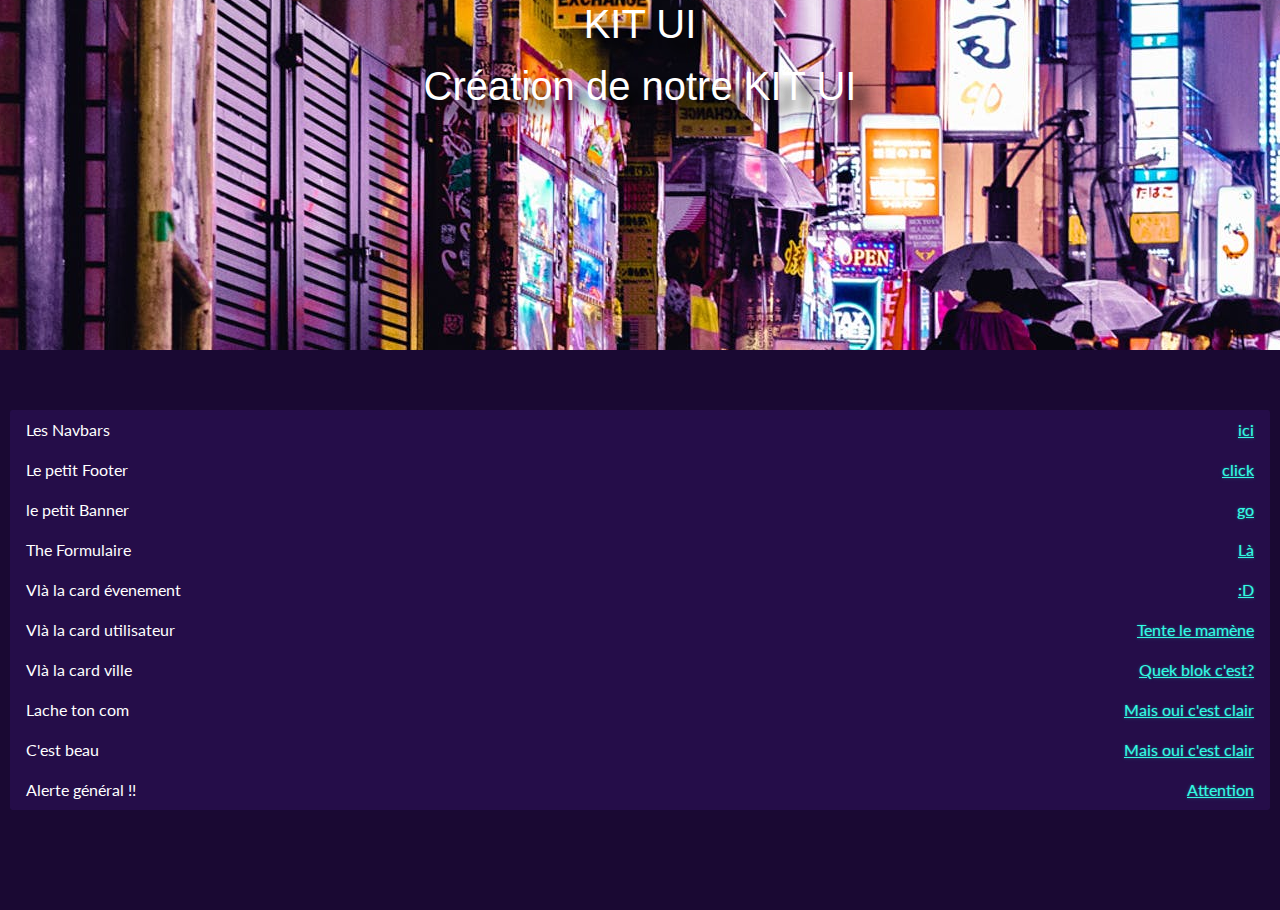
<file: index.html>
<!DOCTYPE html>
<html lang="en">
  <head>
    <meta charset="UTF-8" />
    <meta http-equiv="X-UA-Compatible" content="IE=edge" />
    <meta name="viewport" content="width=device-width, initial-scale=1.0" />
    <link rel="stylesheet" href="style.css" rel="stylesheet" />
    <link rel="stylesheet" href="bootstrap.css" />

    <div class="jumbotron">
      <div class="container">
        <div class="fond">
          <h1>KIT UI</h1>
          <p class="jumb">Création de notre KIT UI</p>
        </div>
      </div>
    </div>
    <title>Molecule_Organisme</title>
  </head>
  <body>
    <ul class="list-group">
      <li
        class="
          list-group-item
          d-flex
          justify-content-between
          align-items-center
        "
      >
        Les Navbars
        <a href="navbar.html">ici</a>
      </li>
      <li
        class="
          list-group-item
          d-flex
          justify-content-between
          align-items-center
        "
      >
        Le petit Footer
        <a href="footer.html">click</a>
      </li>
      <li
        class="
          list-group-item
          d-flex
          justify-content-between
          align-items-center
        "
      >
        le petit Banner
        <a href="banner.html">go</a>
      </li>

      <li
        class="
          list-group-item
          d-flex
          justify-content-between
          align-items-center
        "
      >
        The Formulaire
        <a href="authentification_form.html">Là</a>
      </li>

      <li
        class="
          list-group-item
          d-flex
          justify-content-between
          align-items-center
        "
      >
        Vlà la card évenement
        <a href="card1.html">:D</a>
      </li>
      <li
        class="
          list-group-item
          d-flex
          justify-content-between
          align-items-center
        "
      >
        Vlà la card utilisateur
        <a href="card2.html">Tente le mamène</a>
      </li>
      <li
        class="
          list-group-item
          d-flex
          justify-content-between
          align-items-center
        "
      >
        Vlà la card ville
        <a href="card3.html">Quek blok c'est?</a>
      </li>

      <li
        class="
          list-group-item
          d-flex
          justify-content-between
          align-items-center
        "
      >
        Lache ton com
        <a href="comment.html">Mais oui c'est clair</a>
      </li>

      <li
        class="
          list-group-item
          d-flex
          justify-content-between
          align-items-center
        "
      >
        C'est beau
        <a href="show_event_cute.html">Mais oui c'est clair</a>
      </li>

      <li
        class="
          list-group-item
          d-flex
          justify-content-between
          align-items-center
        "
      >
        Alerte général !!
        <a href="indactor.html">Attention</a>
      </li>
    </ul>
  </body>
</html>
</file>
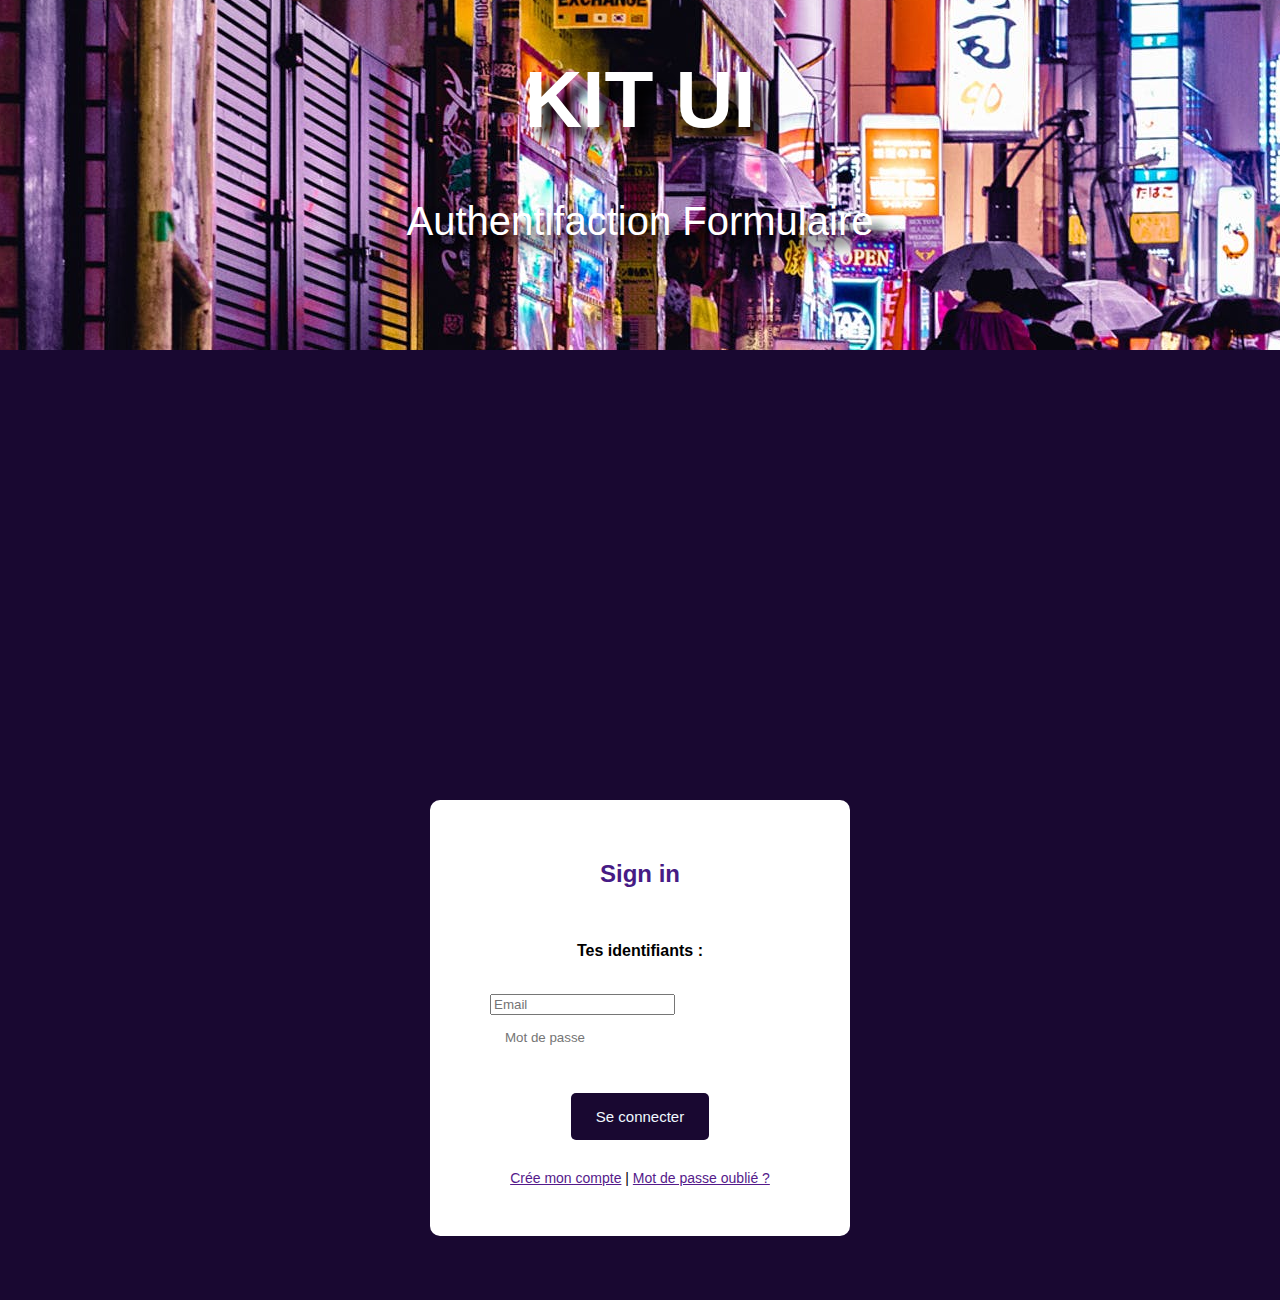
<file: authentification_form.html>
<!DOCTYPE html>
<html lang="en">
<head>
  <meta charset="UTF-8">
  <meta http-equiv="X-UA-Compatible" content="IE=edge">
  <meta name="viewport" content="width=device-width, initial-scale=1.0">
  <link rel="stylesheet" href="style.css" rel="stylesheet" />
  <link rel="stylesheet" href="https://use.fontawesome.com/releases/v5.13.0/css/all.css">

  <div class="jumbotron">
    <div class="container">
      <div class="fond">
        <h1>KIT UI</h1>
        <p class='jumb'>Authentifaction Formulaire</p>
      </div>
    </div>
  </div>
  <title>Molecule_Organisme</title>
</head>

<body>
  <form class="signin">
    <h2 id="sign">Sign in</h2>
    <br>
      <p class="choose-email"><strong>Tes identifiants :</strong></p>
      <br>
      <div class="inputs">
        <input type="email" placeholder="Email">
        <input type="password" placeholder="Mot de passe">
      </div>
        <br>
    
    <div align="center">
      <button class="connect" type="submit">Se connecter</button>
    </div>
    <p class="inscription"><a href="">Crée mon compte</a>   |   <a href="">Mot de passe oublié ?</a></p>
    
  </form>



  
</body>
</html>
</file>
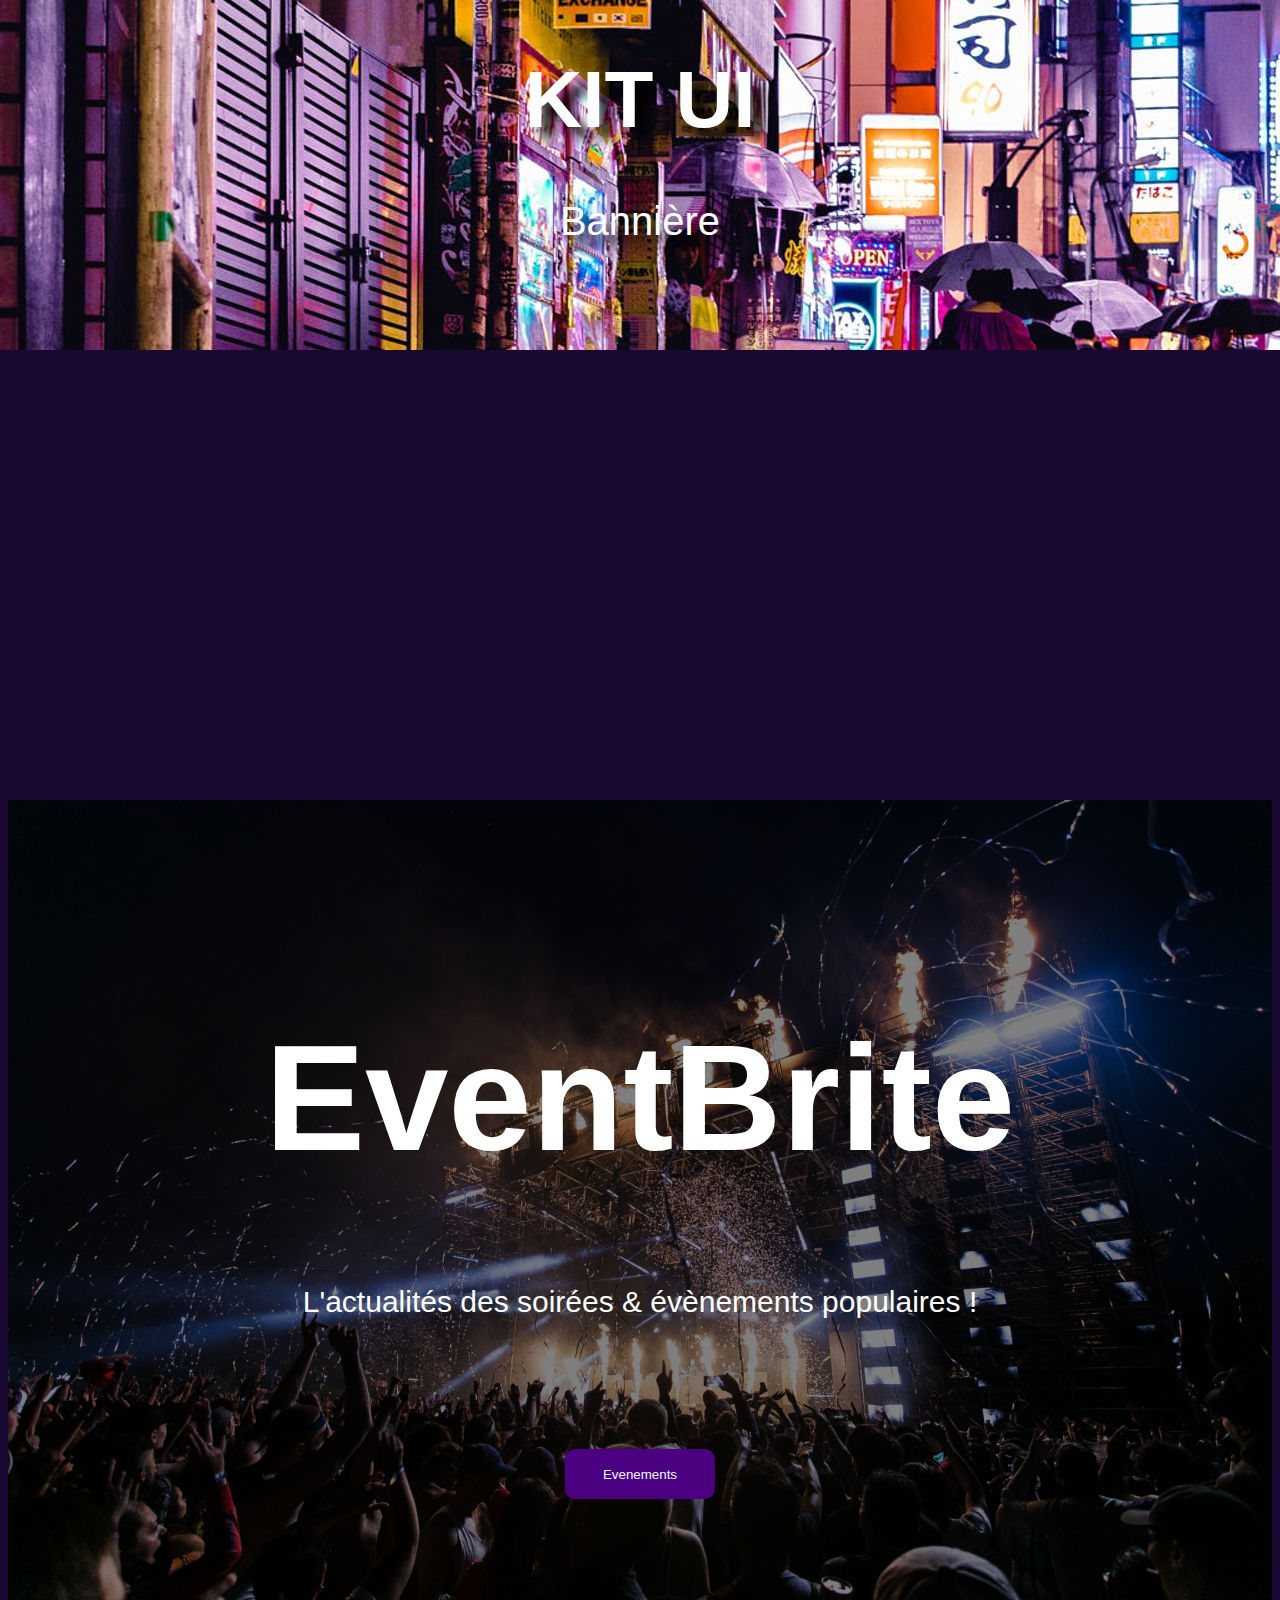
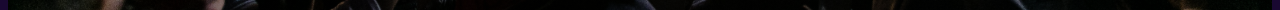
<file: banner.html>
<!DOCTYPE html>
<html lang="en">
<head>
  <meta charset="UTF-8">
  <meta http-equiv="X-UA-Compatible" content="IE=edge">
  <meta name="viewport" content="width=device-width, initial-scale=1.0">
  <link rel="stylesheet" href="style.css" rel="stylesheet" />

  <div class="jumbotron">
    <div class="container">
      <div class="fond">
        <h1>KIT UI</h1>
        <p class='jumb'>Bannière</p>
      </div>
    </div>
  </div>
  <title>Molecule_Organisme</title>
</head>

<body>

    <div class="hero-image">
      <div class="hero-text">
        <h1>EventBrite</h1>
        <p>L'actualités des soirées & évènements populaires !</p>
        <button>Evenements</button>
      </div>
    </div>

</body>
</html>
</file>
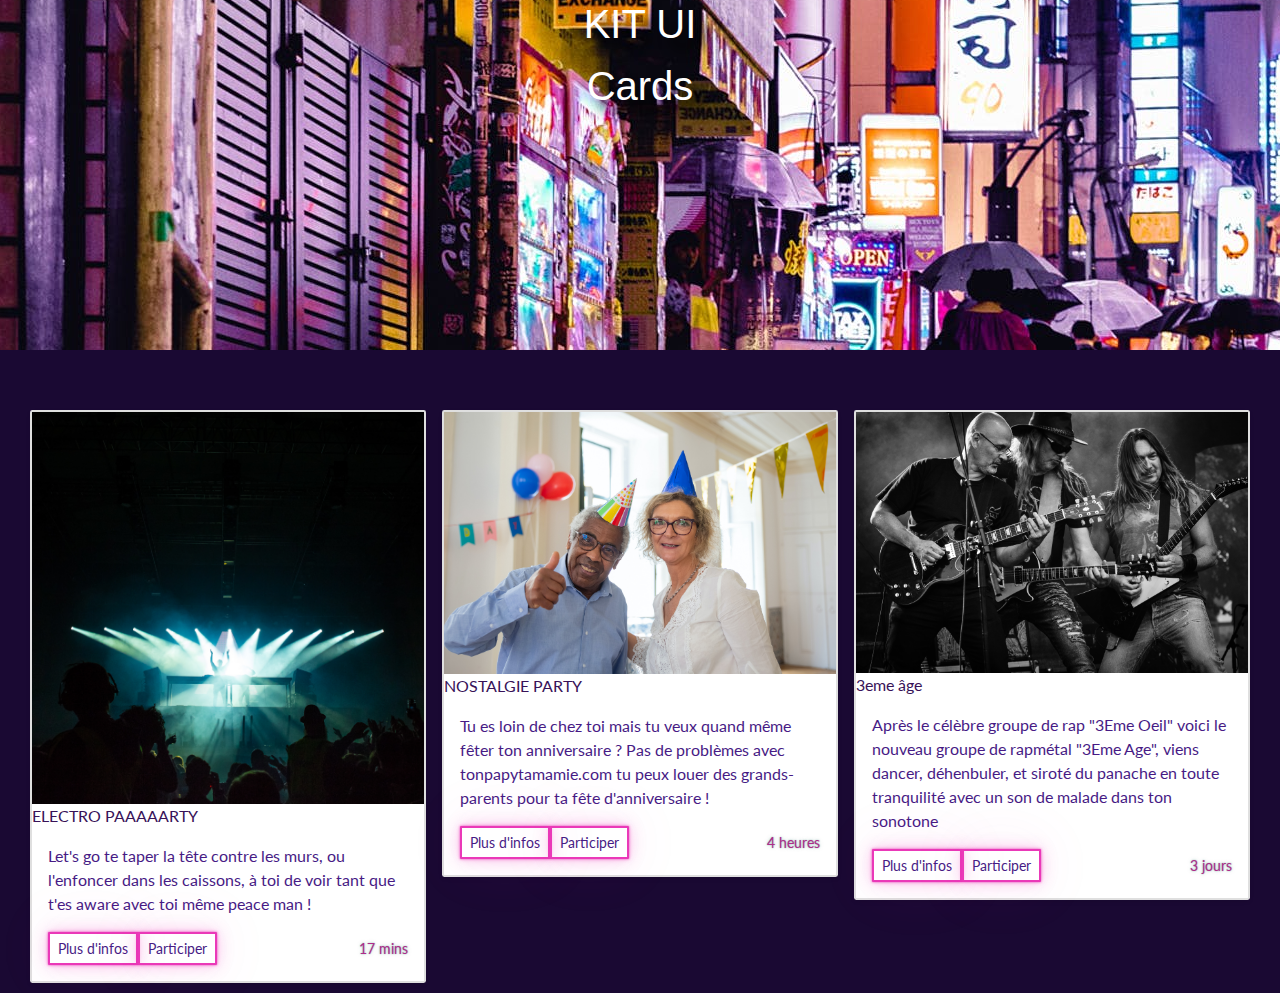
<file: card1.html>
<!DOCTYPE html>
<html lang="en">
  <head>
    <meta charset="UTF-8" />
    <meta http-equiv="X-UA-Compatible" content="IE=edge" />
    <meta name="viewport" content="width=device-width, initial-scale=1.0" />
    <link rel="stylesheet" href="style.css" rel="stylesheet" />
    <link rel="stylesheet" href="bootstrap.css" />

    <div class="jumbotron">
      <div class="container">
        <div class="fond">
          <h1>KIT UI</h1>
          <p class="jumb">Cards</p>
        </div>
      </div>
    </div>
    <title>Molecule_Organisme</title>
  </head>

  <body>
    <div class="settings">
      <div class="row row-cols-1 row-cols-sm-2 row-cols-md-3 g-3">
        <div class="col">
          <div class="card shadow-sm">
            <img src="partycard1.jpg"
              width="100%"
              >
              <title>Placeholder</title>
              <rect width="100%" height="100%" fill="#55595c"></rect>
              <text x="50%" y="50%" fill="#eceeef" dy=".3em">ELECTRO PAAAAARTY</text>
            </svg>

            <div class="card-body">
              <p class="card-text">
                Let's go te taper la tête contre les murs, ou l'enfoncer dans les caissons, à toi de voir tant que t'es aware avec toi même peace man !
              </p>
              <div class="d-flex justify-content-between align-items-center">
                <div class="btn-group">
                  <button
                    type="button"
                    class="btn btn-sm btn-outline-secondary"
                  >
                    Plus d'infos
                  </button>
                  <button
                    type="button"
                    class="btn btn-sm btn-outline-secondary"
                  >
                    Participer
                  </button>
                </div>
                <small class="text-muted">17 mins</small>
              </div>
            </div>
          </div>
        </div>

        <div class="col">
          <div class="card shadow-sm">
            <img src="partycard2.jpg"
            width="100%"
            >
              <title>Placeholder</title>
              <rect width="100%" height="100%" fill="#55595c"></rect>
              <text x="50%" y="50%" fill="#eceeef" dy=".3em">NOSTALGIE PARTY</text>
            </svg>

            <div class="card-body">
              <p class="card-text">
                Tu es loin de chez toi mais tu veux quand même fêter ton anniversaire ? Pas de problèmes avec tonpapytamamie.com tu peux louer des grands-parents pour ta fête d'anniversaire !
               </p>
              <div class="d-flex justify-content-between align-items-center">
                <div class="btn-group">
                  <button
                    type="button"
                    class="btn btn-sm btn-outline-secondary"
                  >
                    Plus d'infos
                  </button>
                  <button
                    type="button"
                    class="btn btn-sm btn-outline-secondary"
                  >
                    Participer
                  </button>
                </div>
                <small class="text-muted">4 heures</small>
              </div>
            </div>
          </div>
       
        </div>

        <div class="col">
          <div class="card shadow-sm">
            <img src="partycard3.jpg"
              width="100%"
            >
              <title>Placeholder</title>
              <rect width="100%" height="100%" fill="#55595c"></rect>
              <text x="50%" y="50%" fill="#eceeef" dy=".3em">3eme âge</text>
            </svg>

            <div class="card-body">
              <p class="card-text">
                Après le célèbre groupe de rap "3Eme Oeil" voici le nouveau groupe de rapmétal "3Eme Age", viens dancer, déhenbuler, et siroté du panache en toute tranquilité avec un son de malade dans ton sonotone
               </p>
              <div class="d-flex justify-content-between align-items-center">
                <div class="btn-group">
                  <button
                    type="button"
                    class="btn btn-sm btn-outline-secondary"
                  >
                    Plus d'infos
                  </button>
                  <button
                    type="button"
                    class="btn btn-sm btn-outline-secondary"
                  >
                    Participer
                  </button>
                </div>
                <small class="text-muted">3 jours</small>
              </div>
            </div>
          </div>
        </div>
      </div>
    </div>
  </body>
</html>
</file>
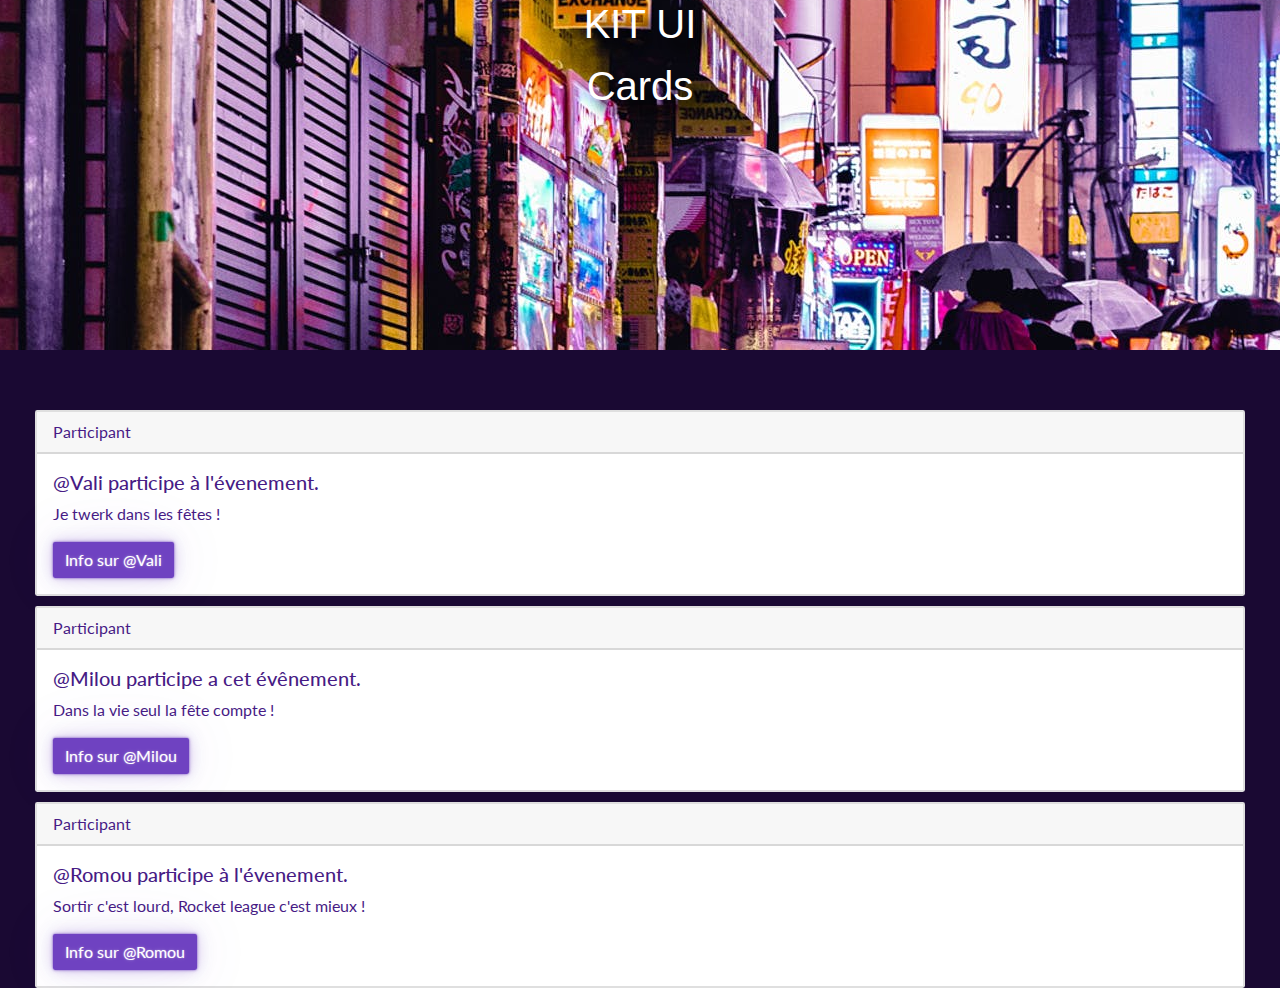
<file: card2.html>
<!DOCTYPE html>
<html lang="en">
  <head>
    <meta charset="UTF-8" />
    <meta http-equiv="X-UA-Compatible" content="IE=edge" />
    <meta name="viewport" content="width=device-width, initial-scale=1.0" />
    <link rel="stylesheet" href="style.css" rel="stylesheet" />
    <link rel="stylesheet" href="bootstrap.css" />
    <div class="jumbotron">
      <div class="container">
        <div class="fond">
          <h1>KIT UI</h1>
          <p class="jumb">Cards</p>
        </div>
      </div>
    </div>
    <title>Molecule_Organisme</title>
  </head>

  <body>
    <div id="guest">
      <div class="card">
        <div class="card-header">Participant</div>
        <div class="card-body">
          <h5 class="card-title">@Vali participe à l'évenement.</h5>
          <p class="card-text">Je twerk dans les fêtes !</p>
          <a href="#" class="btn btn-primary">Info sur @Vali</a>
        </div>
      </div>

      <div class="card">
        <div class="card-header">Participant</div>
        <div class="card-body">
          <h5 class="card-title">@Milou participe a cet évênement.</h5>
          <p class="card-text">Dans la vie seul la fête compte !</p>
          <a href="#" class="btn btn-primary">Info sur @Milou</a>
        </div>
      </div>

      <div class="card">
        <div class="card-header">Participant</div>
        <div class="card-body">
          <h5 class="card-title">@Romou participe à l'évenement.</h5>
          <p class="card-text">
            Sortir c'est lourd, Rocket league c'est mieux !
          </p>
          <a href="#" class="btn btn-primary">Info sur @Romou</a>
        </div>
      </div>
    </div>
  </body>
</html>
</file>
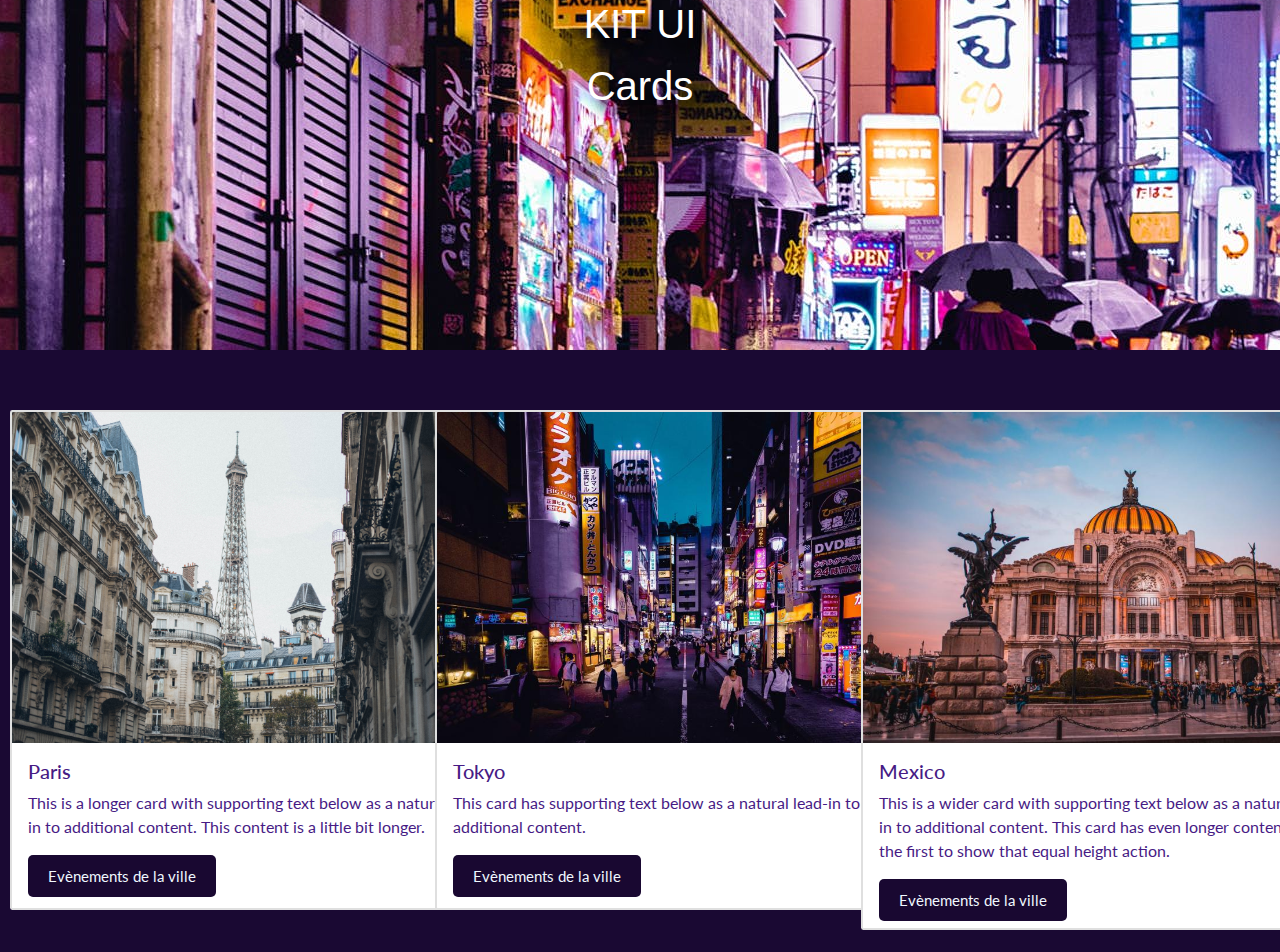
<file: card3.html>
<!DOCTYPE html>
<html lang="en">
  <head>
    <meta charset="UTF-8" />
    <meta http-equiv="X-UA-Compatible" content="IE=edge" />
    <meta name="viewport" content="width=device-width, initial-scale=1.0" />
    <link rel="stylesheet" href="style.css" rel="stylesheet" />
    <link rel="stylesheet" href="bootstrap.css" />
    <title>Molecule_Organisme</title>

    <div class="jumbotron">
      <div class="container">
        <div class="fond">
          <h1>KIT UI</h1>
          <p class="jumb">Cards</p>
        </div>
      </div>
    </div>
  </head>

  <body>
    <div class="row row-cols-1 row-cols-sm-2 row-cols-md-3 g-3">
      <div class="col">
        <div class="card-deck">
          <div class="card" style="width: 500px; height: 500px">
            <img class="card-img-top" src="paris.jpg" />
            <div class="card-body">
              <h5 class="card-title">Paris</h5>
              <p class="card-text">
                This is a longer card with supporting text below as a natural
                lead-in to additional content. This content is a little bit
                longer.
              </p>
              <p class="card-text">
                <button class="events">Evènements de la ville</button>
              </p>
            </div>
          </div>
        </div>
      </div>
      <div class="col">
        <div class="card" style="width: 500px; height: 500px">
          <img class="card-img-top" src="tokyo.jpeg" />
          <div class="card-body">
            <h5 class="card-title">Tokyo</h5>
            <p class="card-text">
              This card has supporting text below as a natural lead-in to
              additional content.
            </p>
            <p class="card-text">
              <button class="events">Evènements de la ville</button>
            </p>
          </div>
        </div>
      </div>
      <div class="col">
        <div class="card" style="width: 500px; height: 520px">
          <img class="card-img-top" src="mexico.jpeg" />
          <div class="card-body">
            <h5 class="card-title">Mexico</h5>
            <p class="card-text">
              This is a wider card with supporting text below as a natural
              lead-in to additional content. This card has even longer content
              than the first to show that equal height action.
            </p>
            <p class="card-text">
              <button class="events">Evènements de la ville</button>
            </p>
          </div>
        </div>
      </div>
    </div>
  </body>
</html>
</file>
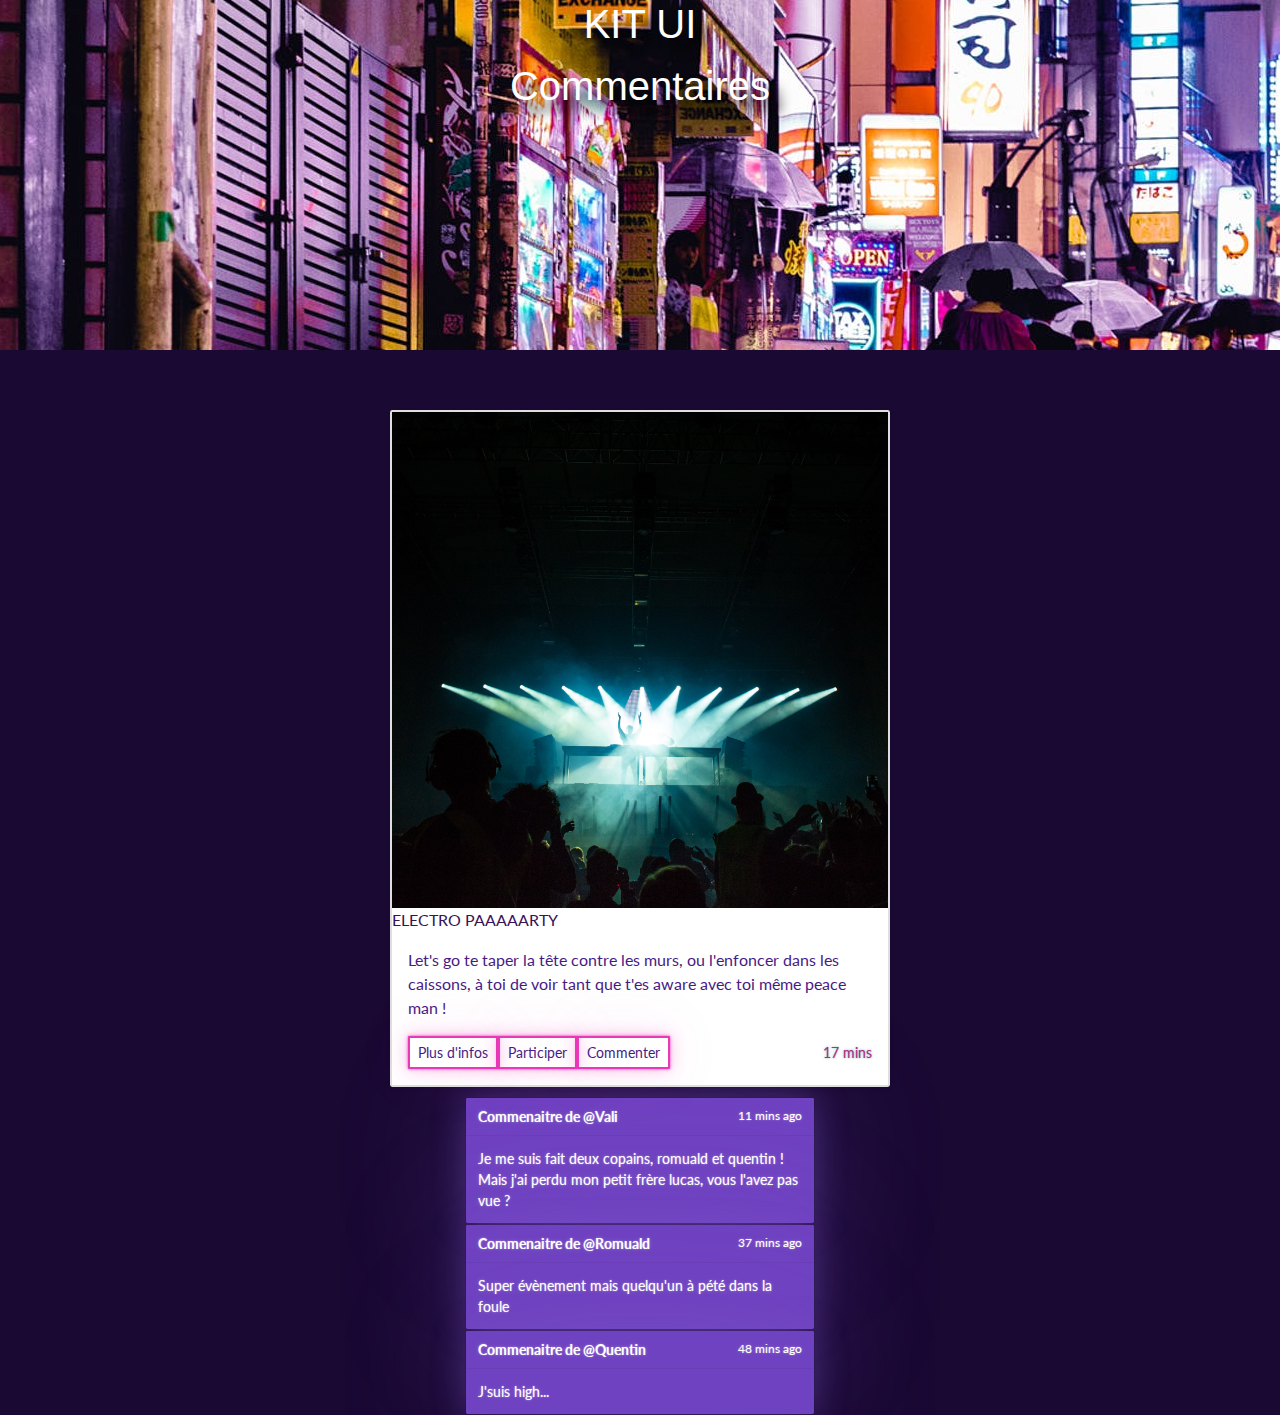
<file: comment.html>
<!DOCTYPE html>
<html lang="en">
  <head>
    <meta charset="UTF-8" />
    <meta http-equiv="X-UA-Compatible" content="IE=edge" />
    <meta name="viewport" content="width=device-width, initial-scale=1.0" />
    <link rel="stylesheet" href="style.css" rel="stylesheet" />
    <link rel="stylesheet" href="bootstrap.css" />
    <div class="jumbotron">
      <div class="container">
        <div class="fond">
          <h1>KIT UI</h1>
          <p class="jumb">Commentaires</p>
        </div>
      </div>
    </div>
    <title>Molecule_Organisme</title>
  </head>

  <body>

    <div class="col">
      <div class="card shadow-sm" style="width: 500px; margin-left: auto; margin-right: auto;">
        <img src="partycard1.jpg"
          width="100%"
          >
          <title>Placeholder</title>
          <rect width="50%" height="50%" fill="#55595c"></rect>
          <text x="50%" y="50%" fill="#eceeef" dy=".3em">ELECTRO PAAAAARTY</text>
        </svg>

        <div class="card-body">
          <p class="card-text">
            Let's go te taper la tête contre les murs, ou l'enfoncer dans les caissons, à toi de voir tant que t'es aware avec toi même peace man !
          </p>
          <div class="d-flex justify-content-between align-items-center">
            <div class="btn-group">
              <button
                type="button"
                class="btn btn-sm btn-outline-secondary"
              >
                Plus d'infos
              </button>
              <button
                type="button"
                class="btn btn-sm btn-outline-secondary"
              >
                Participer
              </button>
              <button
                type="button"
                class="btn btn-sm btn-outline-secondary"
              >
                Commenter
              </button>
            </div>
            <small class="text-muted">17 mins</small>
          </div>
        </div>
      </div>
    </div>

    <div
      class="toast show"
      role="alert"
      aria-live="assertive"
      aria-atomic="true"
      style="margin-left: auto; margin-right: auto;"
    >
      <div class="toast-header">
        <strong class="me-auto">Commenaitre de @Vali</strong>
        <small>11 mins ago</small>
      </div>
      <div class="toast-body">Je me suis fait deux copains, romuald et quentin ! Mais j'ai perdu mon petit frère lucas, vous l'avez pas vue ?</div>
    </div>

    <div
      class="toast show"
      role="alert"
      aria-live="assertive"
      aria-atomic="true"
      style="margin-left: auto; margin-right: auto;"
    >
      <div class="toast-header">
        <strong class="me-auto">Commenaitre de @Romuald</strong>
        <small>37 mins ago</small>
      </div>
      <div class="toast-body">
        Super évènement mais quelqu'un à pété dans la foule
      </div>
    </div>

    <div
      class="toast show"
      role="alert"
      aria-live="assertive"
      aria-atomic="true"
      style="margin-left: auto; margin-right: auto;"
    >
      <div class="toast-header">
        <strong class="me-auto">Commenaitre de @Quentin</strong>
        <small>48 mins ago</small>
      </div>
      <div class="toast-body">J'suis high...</div>
    </div>
  </body>
</html>
</file>
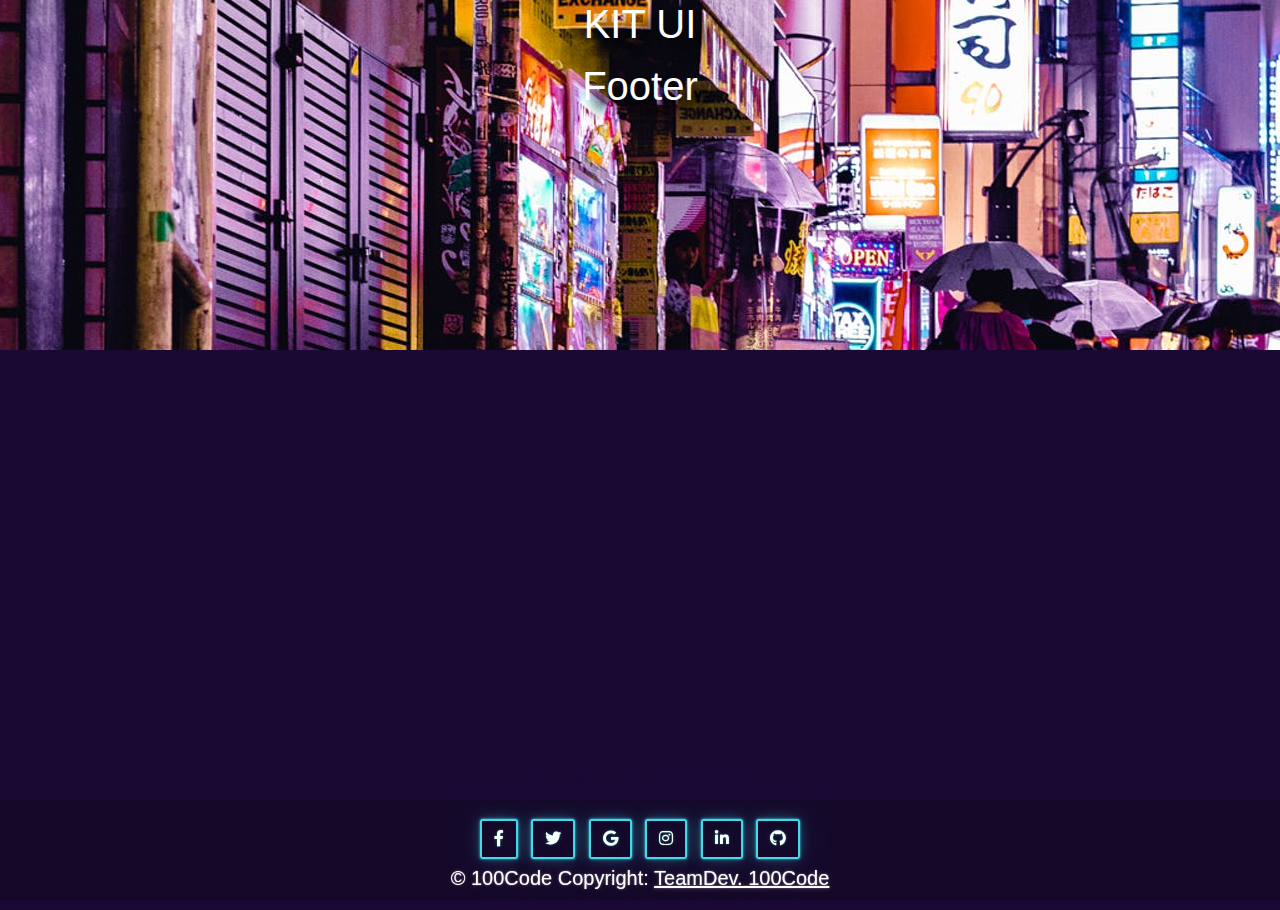
<file: footer.html>
<!DOCTYPE html>
<html lang="en">
<head>
  <meta charset="UTF-8">
  <meta http-equiv="X-UA-Compatible" content="IE=edge">
  <meta name="viewport" content="width=device-width, initial-scale=1.0">
  
  <link rel="stylesheet" href="style.css" rel="stylesheet" />
  <link rel="stylesheet" href="bootstrap.css">
  <link rel="stylesheet" href="https://use.fontawesome.com/releases/v5.13.0/css/all.css">
  
  <div class="jumbotron">
    <div class="container">
      <div class="fond">
        <h1>KIT UI</h1>
        <p>Footer</p>
      </div>
    </div>
  </div>
  <title>Molecule_Organisme</title>
</head>
<body>
  
</body>
  <footer class="bg-dark text-center text-white">
      <!-- Grid container -->
   <div class="container p-4 pb-0">
    <!-- Section: Social media -->
     <section class="mb-4" style="background-color: rgba(0, 0, 0, 0.2); position: fixed; bottom: 0px; left: 0px; right: 0px; height: 100px; padding: 15px;">
      <!-- Facebook -->
       <a class="btn btn-outline-light btn-floating m-1" href="#!" role="button"
         ><i class="fab fa-facebook-f"></i
       ></a>

      <!-- Twitter -->
       <a class="btn btn-outline-light btn-floating m-1" href="#!" role="button"
         ><i class="fab fa-twitter"></i
       ></a>

      <!-- Google -->
       <a class="btn btn-outline-light btn-floating m-1" href="#!" role="button"
         ><i class="fab fa-google"></i
       ></a>

      <!-- Instagram -->
       <a class="btn btn-outline-light btn-floating m-1" href="#!" role="button"
         ><i class="fab fa-instagram"></i
       ></a>

      <!-- Linkedin -->
       <a class="btn btn-outline-light btn-floating m-1" href="#!" role="button"
        ><i class="fab fa-linkedin-in"></i
       ></a>

      <!-- Github -->
       <a class="btn btn-outline-light btn-floating m-1" href="#!" role="button"
        ><i class="fab fa-github"></i
      ></a>
      <!-- Copyright -->
      <div class="text-center p-3">
        © 100Code Copyright:
        <a class="text-white" href="https://mdbootstrap.com/"> TeamDev. 100Code</a>
      </div>
     </section>
    
   </div>
  
  </footer>
</html>
</file>
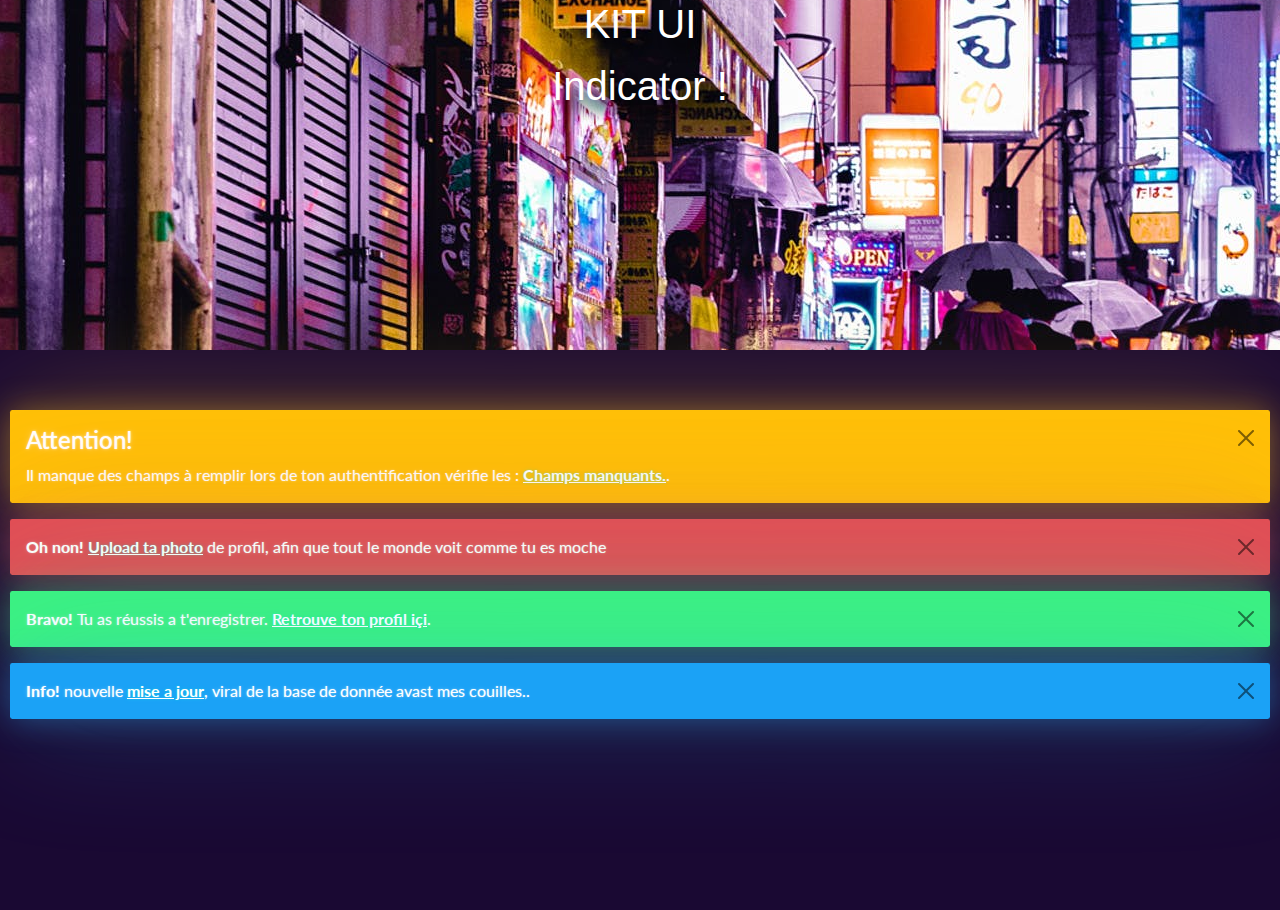
<file: indactor.html>
<!DOCTYPE html>
<html lang="en">
  <head>
    <meta charset="UTF-8" />
    <meta http-equiv="X-UA-Compatible" content="IE=edge" />
    <meta name="viewport" content="width=device-width, initial-scale=1.0" />
    <link rel="stylesheet" href="style.css" rel="stylesheet" />
    <link rel="stylesheet" href="bootstrap.css" />

    <div class="jumbotron">
      <div class="container">
        <div class="fond">
          <h1>KIT UI</h1>
          <p class="jumb">Indicator !</p>
        </div>
      </div>
    </div>
    <title>Molecule_Organisme</title>
  </head>

  <body>
    <div class="alert alert-dismissible alert-warning">
      <button type="button" class="btn-close" data-bs-dismiss="alert"></button>
      <h4 class="alert-heading">Attention!</h4>
      <p class="mb-0">
        Il manque des champs à remplir lors de ton authentification vérifie les
        :
        <a href="#" class="alert-link">Champs manquants.</a>.
      </p>
    </div>

    <div class="alert alert-dismissible alert-danger">
      <button type="button" class="btn-close" data-bs-dismiss="alert"></button>
      <strong>Oh non!</strong>
      <a href="#" class="alert-link">Upload ta photo</a> de profil, afin que
      tout le monde voit comme tu es moche
    </div>

    <div class="alert alert-dismissible alert-success">
      <button type="button" class="btn-close" data-bs-dismiss="alert"></button>
      <strong>Bravo!</strong> Tu as réussis a t'enregistrer.
      <a href="#" class="alert-link"> Retrouve ton profil içi</a>.
    </div>

    <div class="alert alert-dismissible alert-info">
      <button type="button" class="btn-close" data-bs-dismiss="alert"></button>
      <strong>Info!</strong> nouvelle
      <a href="#" class="alert-link">mise a jour</a>, viral de la base de donnée
      avast mes couilles..
    </div>
  </body>
</html>
</file>
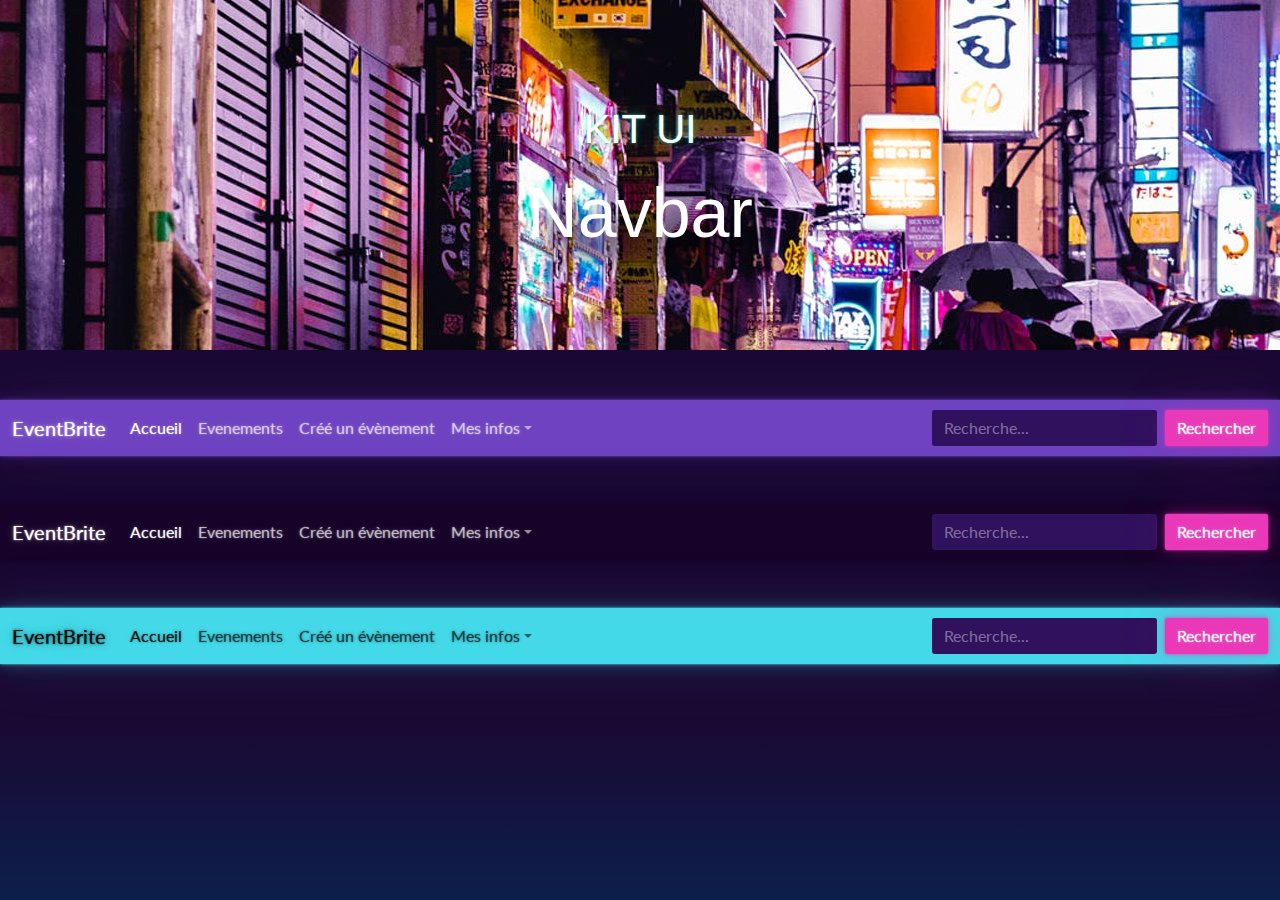
<file: navbar.html>
<!DOCTYPE html>
<html lang="en">
<head>
  <meta charset="UTF-8">
  <meta http-equiv="X-UA-Compatible" content="IE=edge">
  <meta name="viewport" content="width=device-width, initial-scale=1.0">
  
  <link rel="stylesheet" href="style.css" rel="stylesheet" />
  <link rel="stylesheet" href="bootstrap.css">
  <link rel="stylesheet" href="bootstrap.min.css">
  <link rel="stylesheet" href="_variables.scss">
  <link rel="stylesheet" href="_bootswatch.scss">

  <div class="jumbotron1">
    <div class="container">
      <div class="fond">
        <br>
        <h1>KIT UI</h1>
        <p>Navbar</p>
      </div>
    </div>
  </div>
</head>


<body>
<div class="settingsnav">
  <!--- Navbar 1 --->
  <nav class="navbar navbar-expand-lg navbar-dark bg-primary">
    <div class="container-fluid">
      <a class="navbar-brand" href="#">EventBrite</a>
      <button class="navbar-toggler" type="button" data-bs-toggle="collapse" data-bs-target="#navbarColor01" aria-controls="navbarColor01" aria-expanded="false" aria-label="Toggle navigation">
        <span class="navbar-toggler-icon"></span>
      </button>
  
      <div class="collapse navbar-collapse" id="navbarColor01">
        <ul class="navbar-nav me-auto">
          <li class="nav-item">
            <a class="nav-link active" href="#">Accueil
              <span class="visually-hidden">(current)</span>
            </a>
          </li>
          <li class="nav-item">
            <a class="nav-link" href="#">Evenements</a>
          </li>
          <li class="nav-item">
            <a class="nav-link" href="#">Créé un évènement</a>
          </li>
          <li class="nav-item dropdown">
            <a class="nav-link dropdown-toggle" data-bs-toggle="dropdown" href="#" role="button" aria-haspopup="true" aria-expanded="false">Mes infos</a>
            <div class="dropdown-menu">
              <a class="dropdown-item" href="#">Participation</a>
              <a class="dropdown-item" href="#">Paiements</a>
              <a class="dropdown-item" href="#">Mes évènements</a>
              <div class="dropdown-divider"></div>
              <a class="dropdown-item" href="#">Separated link</a>
            </div>
          </li>
        </ul>
        <form class="d-flex">
          <input class="form-control me-sm-2" type="text" placeholder="Recherche...">
          <button class="btn btn-secondary my-2 my-sm-0" type="submit">Rechercher</button>
        </form>
      </div>
    </div>
  </nav>
  <br><br>
 <!--- fin Navbar 1 --->

 <!--- NAVBAR 2 --->
<nav class="navbar navbar-expand-lg navbar-dark bg-dark">
  <div class="container-fluid">
    <a class="navbar-brand" href="#">EventBrite</a>
    <button class="navbar-toggler" type="button" data-bs-toggle="collapse" data-bs-target="#navbarColor02" aria-controls="navbarColor02" aria-expanded="false" aria-label="Toggle navigation">
      <span class="navbar-toggler-icon"></span>
    </button>

    <div class="collapse navbar-collapse" id="navbarColor02">
      <ul class="navbar-nav me-auto">
        <li class="nav-item">
          <a class="nav-link active" href="#">Accueil
            <span class="visually-hidden">(current)</span>
          </a>
        </li>
        <li class="nav-item">
          <a class="nav-link" href="#">Evenements</a>
        </li>
        <li class="nav-item">
          <a class="nav-link" href="#">Créé un évènement</a>
        </li>
        <li class="nav-item dropdown">
          <a class="nav-link dropdown-toggle" data-bs-toggle="dropdown" href="#" role="button" aria-haspopup="true" aria-expanded="false">Mes infos</a>
          <div class="dropdown-menu">
            <a class="dropdown-item" href="#">Participation</a>
            <a class="dropdown-item" href="#">Paiements</a>
            <a class="dropdown-item" href="#">Mes évènements</a>
            <div class="dropdown-divider"></div>
            <a class="dropdown-item" href="#">Separated link</a>
          </div>
        </li>
      </ul>
      <form class="d-flex">
        <input class="form-control me-sm-2" type="text" placeholder="Recherche...">
        <button class="btn btn-secondary my-2 my-sm-0" type="submit">Rechercher</button>
      </form>
    </div>
  </div>
</nav>
<br><br>
<!--- fin Navbar 2 --->

<!--- NAVBAR 3 --->
  <nav class="navbar navbar-expand-lg navbar-light bg-light">
  <div class="container-fluid">
    <a class="navbar-brand" href="#">EventBrite</a>
    <button class="navbar-toggler" type="button" data-bs-toggle="collapse" data-bs-target="#navbarColor03" aria-controls="navbarColor03" aria-expanded="false" aria-label="Toggle navigation">
      <span class="navbar-toggler-icon"></span>
    </button>

    <div class="collapse navbar-collapse" id="navbarColor03">
      <ul class="navbar-nav me-auto">
        <li class="nav-item">
          <a class="nav-link active" href="#">Accueil
            <span class="visually-hidden">(current)</span>
          </a>
        </li>
        <li class="nav-item">
          <a class="nav-link" href="#">Evenements</a>
        </li>
        <li class="nav-item">
          <a class="nav-link" href="#">Créé un évènement</a>
        </li>
        <li class="nav-item dropdown">
          <a class="nav-link dropdown-toggle" data-bs-toggle="dropdown" href="#" role="button" aria-haspopup="true" aria-expanded="false">Mes infos</a>
          <div class="dropdown-menu">
            <a class="dropdown-item" href="#">Participation</a>
            <a class="dropdown-item" href="#">Paiments</a>
            <a class="dropdown-item" href="#">Mes évènements</a>
            <div class="dropdown-divider"></div>
            <a class="dropdown-item" href="#">Separated link</a>
          </div>
        </li>
      </ul>
      <form class="d-flex">
        <input class="form-control me-sm-2" type="text" placeholder="Recherche...">
        <button class="btn btn-secondary my-2 my-sm-0" type="submit">Rechercher</button>
      </form>
    </div>
  </div>
</nav>
<!--- fin Navbar 3 --->
</div>
</body>
</html>
</file>
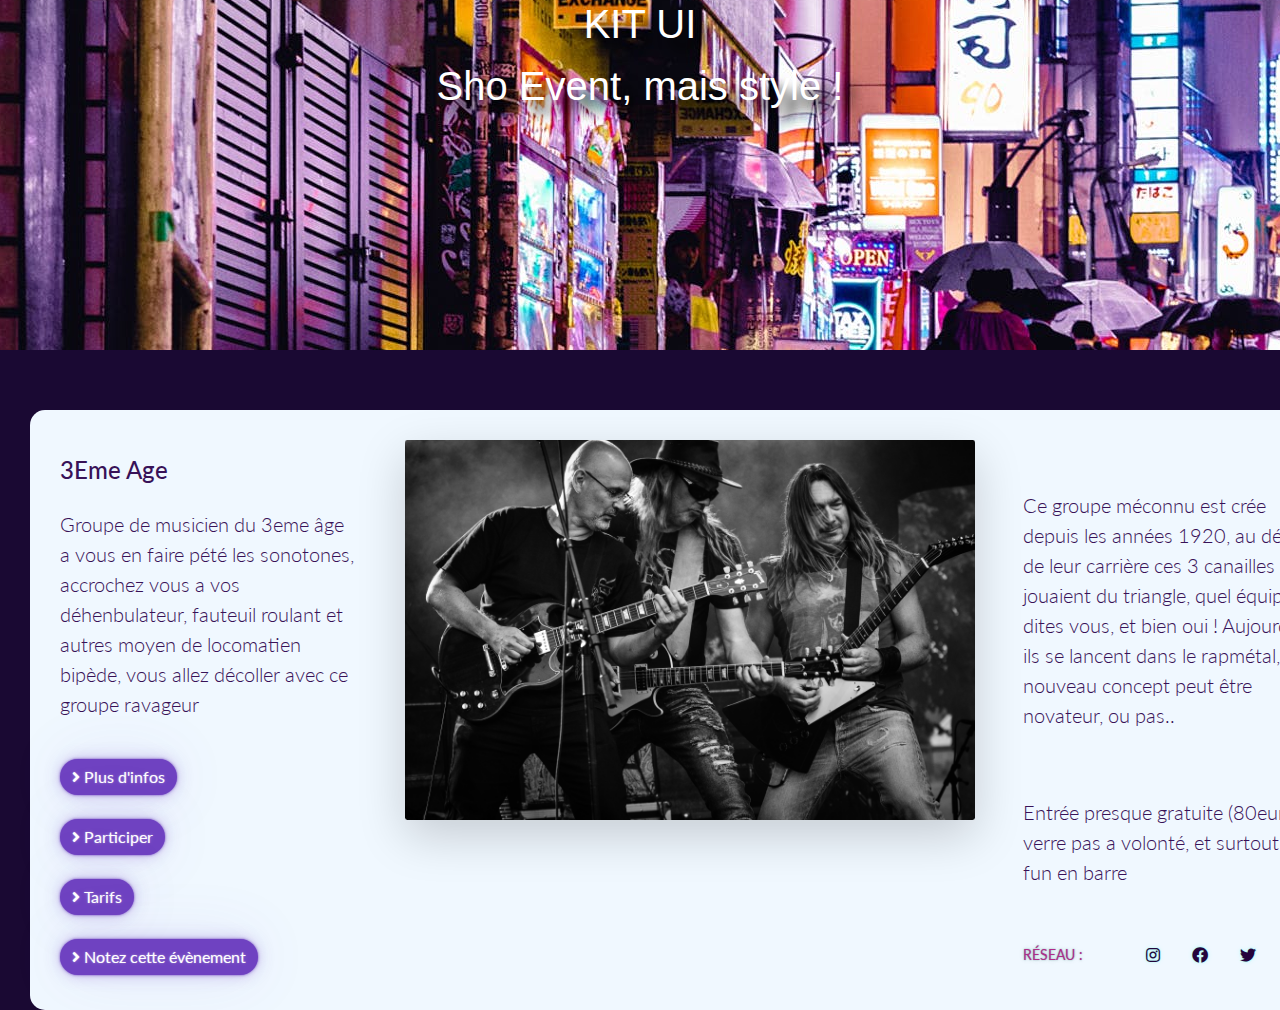
<file: show_event_cute.html>
<!DOCTYPE html>
<html lang="en">
  <head>
    <meta charset="UTF-8" />
    <meta http-equiv="X-UA-Compatible" content="IE=edge" />
    <meta name="viewport" content="width=device-width, initial-scale=1.0" />
    <link rel="stylesheet" href="style.css" rel="stylesheet" />
    <link rel="stylesheet" href="bootstrap.css" />
    <link
      rel="stylesheet"
      href="https://use.fontawesome.com/releases/v5.13.0/css/all.css"
    />

    <div class="jumbotron">
      <div class="container">
        <div class="fond">
          <h1>KIT UI</h1>
          <p class="jumb">Sho Event, mais stylé !</p>
        </div>
      </div>
    </div>
    <title>Molecule_Organisme</title>
  </head>

  <body>
    <div id="blog-blog-3" title="blog/blog-3.html">
      <section class="slice slice-lg">
        <div
          class="container1"
          style="background-color: aliceblue; margin: 20px"
        >
          <div class="row row-grid">
            <div class="col-lg-3">
              <h4 class="mt-3">3Eme Age</h4>
              <p class="lead mt-4">
                Groupe de musicien du 3eme âge a vous en faire pété les
                sonotones, accrochez vous a vos déhenbulateur, fauteuil roulant
                et autres moyen de locomatien bipède, vous allez décoller avec
                ce groupe ravageur
              </p>
              <a
                href="#"
                class="
                  btn btn-primary btn-icon
                  rounded-pill
                  hover-scale-110
                  mt-4
                "
              >
                <span class="btn-inner--icon">
                  <i class="fas fa-angle-right"></i>
                </span>
                <span class="btn-inner--text">Plus d'infos</span>
              </a>

              <br />

              <a
                href="#"
                class="
                  btn btn-primary btn-icon
                  rounded-pill
                  hover-scale-110
                  mt-4
                "
              >
                <span class="btn-inner--icon">
                  <i class="fas fa-angle-right"></i>
                </span>
                <span class="btn-inner--text">Participer</span>
              </a>

              <br />

              <a
                href="#"
                class="
                  btn btn-primary btn-icon
                  rounded-pill
                  hover-scale-110
                  mt-4
                "
              >
                <span class="btn-inner--icon">
                  <i class="fas fa-angle-right"></i>
                </span>
                <span class="btn-inner--text">Tarifs</span>
              </a>

              <br />

              <a
                href="#"
                class="
                  btn btn-primary btn-icon
                  rounded-pill
                  hover-scale-110
                  mt-4
                "
              >
                <span class="btn-inner--icon">
                  <i class="fas fa-angle-right"></i>
                </span>
                <span class="btn-inner--text">Notez cette évènement</span>
              </a>
            </div>
            <div class="col-lg-6">
              <div class="px-4">
                <img
                  alt="Image placeholder"
                  src="partycard3.jpg"
                  class="img-fluid rounded shadow-lg hover-scale-110"
                />
              </div>
            </div>
            <div class="col-lg-3 d-lg-flex flex-lg-column">
              <div class="mt-lg-auto">
                <p class="lead">
                  Ce groupe méconnu est crée depuis les années 1920, au début de
                  leur carrière ces 3 canailles jouaient du triangle, quel
                  équipe dites vous, et bien oui ! Aujourd'hui ils se lancent
                  dans le rapmétal, un nouveau concept peut être novateur, ou
                  pas..
                </p>
              </div>
              <div class="mt-lg-auto">
                <p class="lead mb-0">
                  Entrée presque gratuite (80euro), verre pas a volonté, et
                  surtout du fun en barre
                </p>
                <div class="row align-items-center mt-5">
                  <div class="col-xl-4">
                    <small
                      class="
                        d-block
                        text-uppercase text-muted
                        ls-1
                        font-weight-600
                      "
                      >Réseau :</small
                    >
                  </div>
                  <div class="col-xl-8">
                    <ul class="nav ml-lg-auto mb-0">
                      <li class="nav-item">
                        <a class="nav-link pl-0" href="#"
                          ><i class="fab fa-instagram"></i
                        ></a>
                      </li>
                      <li class="nav-item">
                        <a class="nav-link" href="#"
                          ><i class="fab fa-facebook"></i
                        ></a>
                      </li>
                      <li class="nav-item">
                        <a class="nav-link" href="#"
                          ><i class="fab fa-twitter"></i
                        ></a>
                      </li>
                    </ul>
                  </div>
                </div>
              </div>
            </div>
          </div>
        </div>
      </section>
    </div>
  </body>
</html>
</file>
<file: style.css>
.fond {
  background: url("party.jpeg") no-repeat center center;
  position: absolute; /* Le fond est fixé en haut de la page */
  width: 100%; /* Il occupe toute la largeur de l'écran */
  height: 350px; /* On met ici la même hauteur que le jumbotron */
  top: 0;
  left: 0;
  z-index: -1;
}

.jumbotron {
  margin-bottom: 100px;
  height: 300px;
  color: rgb(255, 255, 255); /* Le texte sera affiché en blanc */
  text-shadow: rgb(0, 0, 0) 0.3em 0.3em 0.3em;
  text-align: center;
  font-size: 40px;
  font-family: -apple-system, BlinkMacSystemFont, "Segoe UI", Roboto, Oxygen,
    Ubuntu, Cantarell, "Open Sans", "Helvetica Neue", sans-serif;
}

.jumbotron1 {
  margin-bottom: 30px;
  height: 300px;
  color: rgb(255, 255, 255); /* Le texte sera affiché en blanc */
  text-shadow: rgb(0, 0, 0) 0.3em 0.3em 0.3em;
  text-align: center;
  font-size: 70px;
  font-family: -apple-system, BlinkMacSystemFont, "Segoe UI", Roboto, Oxygen,
    Ubuntu, Cantarell, "Open Sans", "Helvetica Neue", sans-serif;
}

/* The hero image */
.hero-image {
  /* Use "linear-gradient" to add a darken background effect to the image (photographer.jpg). This will make the text easier to read */
  background-image: linear-gradient(rgba(0, 0, 0, 0.5), rgba(0, 0, 0, 0.5)),
    url("party2.jpg");

  /* Set a specific height */
  height: 90%;
  width: 100%;

  /* Position and center the image to scale nicely on all screens */
  background-position: center;
  background-repeat: no-repeat;
  background-size: cover;
  position: relative;
}

/* Place text in the middle of the image */
.hero-text {
  text-align: center;
  position: absolute;
  top: 50%;
  left: 50%;
  transform: translate(-50%, -50%);
  color: white;
}

.hero-text > h1 {
  font-size: 150px;
  font-family: -apple-system, BlinkMacSystemFont, "Segoe UI", Roboto, Oxygen,
    Ubuntu, Cantarell, "Open Sans", "Helvetica Neue", sans-serif;
}

.hero-text > p {
  font-size: 30px;
  font-family: -apple-system, BlinkMacSystemFont, "Segoe UI", Roboto, Oxygen,
    Ubuntu, Cantarell, "Open Sans", "Helvetica Neue", sans-serif;
}

.hero-text > button {
  width: 150px;
  height: 50px;
  margin-top: 100px;
  border: none;
  border-radius: 10px;
  background-color: indigo;
  color: aliceblue;
}

footer {
  width: 100%;
  position: fixed;
  font-family: -apple-system, BlinkMacSystemFont, "Segoe UI", Roboto, Oxygen,
    Ubuntu, Cantarell, "Open Sans", "Helvetica Neue", sans-serif;
  font-size: 20px;
  color: aliceblue;
  text-align: center;
}

footer.fixed {
  bottom: 0px;
  left: 0px;
  right: 0px;
}

body {
  font-family: Arial, Helvetica, sans-serif;
  background-color: #190831;

  justify-content: center;
  align-items: center;
  margin-top: 400px;
}

.settingsnav {
  margin-top: 100px;
}

@import url("https://fonts.googleapis.com/css2?family=Roboto&display=swap");

.signin {
  margin: auto;
  background-color: #fff;
  padding: 40px 60px;
  border-radius: 10px;
  width: 300px;
}

.signin > h2 {
  color: #8e44ad;
  text-align: center;
}

.choose-email {
  text-align: center;
  border: none;
}

.signin.inputs {
  display: flex;
  flex-direction: column;
}

.signin > form.inputs input[type="email"],
input[type="password"] {
  padding: 15px;
  border-radius: 5px;
  border: none;
  margin-bottom: 15px;
  outline: none;
}

.signin > p.inscription {
  font-size: 14px;
  margin-bottom: 10px;
  margin-top: 30px;
  color: au choix;
  text-align: center;
}

.connect {
  padding: 15px 25px;
  border: none;
  border-radius: 5px;
  font-size: 15px;
  background-color: #190831;
  outline: none;
  cursor: pointer;
  color: aliceblue;
}

#sign {
  color: #471b85;
}

body,
html {
  height: 100%;
}

.settings {
  margin-top: 100px;
  margin-left: 20px;
  margin-right: 20px;
}

#guest {
  margin-top: 100px;
  margin-right: 25px;
  margin-left: 25px;
  margin-bottom: 15px;
}

.events {
  padding: 10px 20px;
  border: none;
  border-radius: 5px;
  font-size: 15px;
  background-color: #190831;
  outline: none;
  cursor: pointer;
  color: aliceblue;
  margin-bottom: 15px;
}

.container1 {
  align-items: center;
  width: 1300px;
  height: 600px;
  border-radius: 15px;
  padding-top: 30px;
  padding-left: 30px;
  padding-right: 10px;
  margin-bottom: 30px;
  margin-left: auto;
  margin-right: auto;
}
</file>
